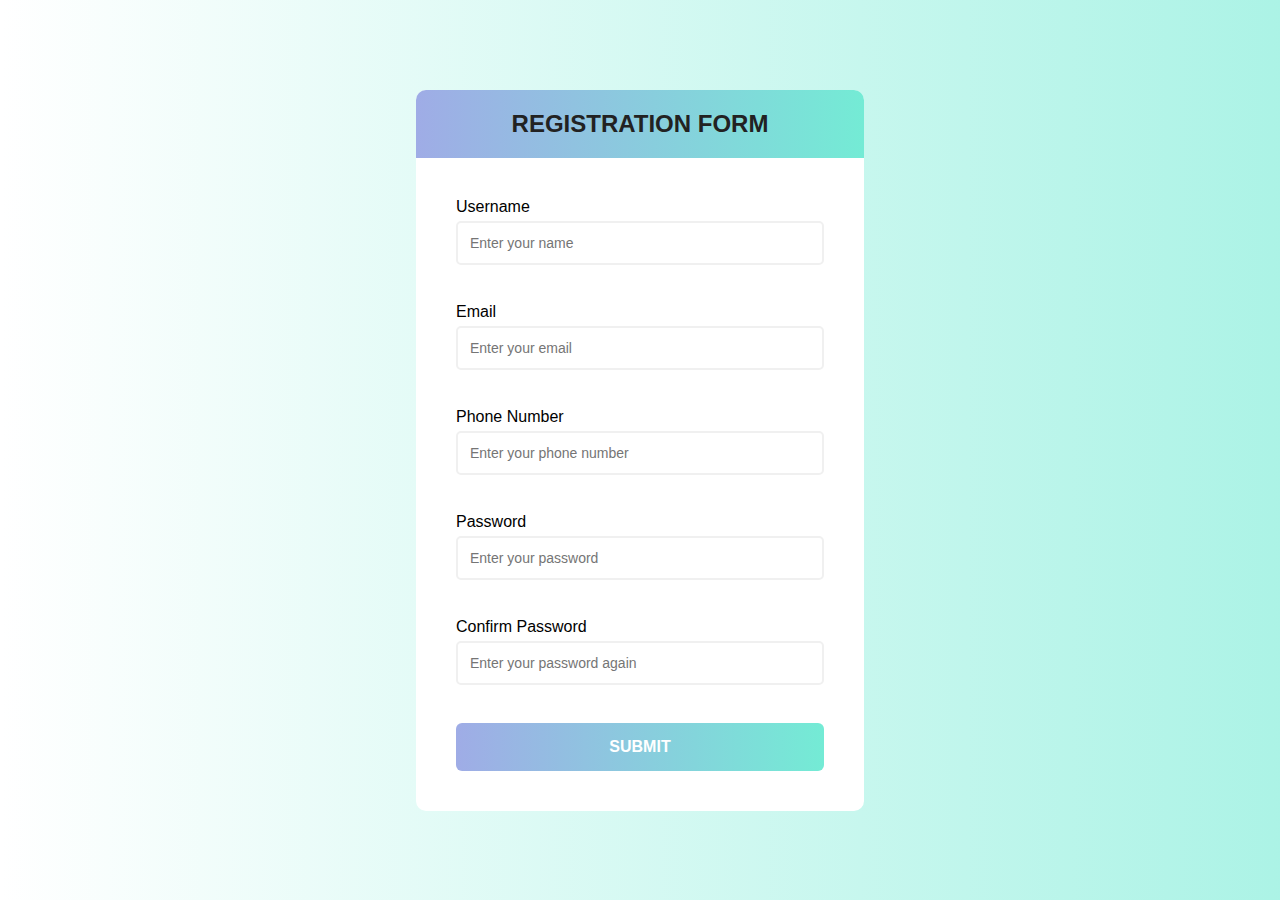
<file: form/index.html>
<!DOCTYPE html>
<html lang="en">
<head>
    <meta charset="UTF-8">
    <meta name="viewport" content="width=device-width, initial-scale=1.0">
    <title>Form Validation</title>
    <link rel="stylesheet" href="https://cdnjs.cloudflare.com/ajax/libs/font-awesome/6.6.0/css/all.min.css">
    <link rel="stylesheet" href="style.css">
</head>
<body>
    <div class="container">
        <div class="header">
            <h2>Registration Form</h2>
        </div>
        <form class="form" id="form">
            <div class="form-control">
                <label>Username</label>
                <input type="text" id="username" placeholder="Enter your name" autocomplete="off">
                <i class="fa-solid fa-circle-check"></i>
                <i class="fa-solid fa-circle-exclamation"></i>
                <small>Error Msg</small>
            </div>
            <div class="form-control">
                <label>Email</label>
                <input type="email" id="email" placeholder="Enter your email" autocomplete="off">
                <i class="fa-solid fa-circle-check"></i>
                <i class="fa-solid fa-circle-exclamation"></i>
                <small>Error Msg</small>
            </div>
            <div class="form-control">
                <label>Phone Number</label>
                <input type="number" id="phone" placeholder="Enter your phone number" autocomplete="off">
                <i class="fa-solid fa-circle-check"></i>
                <i class="fa-solid fa-circle-exclamation"></i>
                <small>Error Msg</small>
            </div>
            <div class="form-control">
                <label>Password</label>
                <input type="password" id="password" placeholder="Enter your password" autocomplete="off">
                <i class="fa-solid fa-circle-check"></i>
                <i class="fa-solid fa-circle-exclamation"></i>
                <small>Error Msg</small>
            </div>
            <div class="form-control">
                <label>Confirm Password</label>
                <input type="password" id="cpassword" placeholder="Enter your password again" autocomplete="off">
                <i class="fa-solid fa-circle-check"></i>
                <i class="fa-solid fa-circle-exclamation"></i>
                <small>Error Msg</small>
            </div>
            <input type="submit" value="submit" class="btn">
        </form>
    </div>
    <script>
        const form = document.getElementById('form');
        const username = document.getElementById('username');
        const email = document.getElementById('email');
        const phone = document.getElementById('phone');
        const password = document.getElementById('password');
        const cpassword = document.getElementById('cpassword');

        form.addEventListener('submit', (e) => {
            e.preventDefault();
            validate();
        });
        const sendData = (rate,count) => {
            if (rate===count) {
                alert('Form submitted successfully');
            } else {
                alert('Form not submitted');
            }};

        const successMsg = () => {
            let message = document.getElementsByClassName('form-control');
            var count = message.length - 1;
            for (let i = 0; i < message.length; i++) {
               if( message[i].className ==="form-control.success"){
                var rate=0+i;
                sendData(rate, count);
               }
               else{
                return false;
               }
               
            }};


        const isEmail= (emailVal) => {
            var atSymbol = emailVal.indexOf("@");
            if (atSymbol < 1) return false;
            var dotSymbol = emailVal.lastIndexOf(".");
            if (dotSymbol <= atSymbol + 2) return false;
            if (dotSymbol === emailVal.length - 1) return false;
            return true;
        }
        const validate = () => {
         const usernameVal =username.value.trim();
        const emailVal = email.value.trim();
        const phoneVal = phone.value.trim();
        const passwordVal = password.value.trim();
        const cpasswordVal = cpassword.value.trim();
         
        if (usernameVal==="") {
            showError(username, 'Username cannot be empty');
        }
        else if(usernameVal.length<=2) {
            showError(username, 'Username min 3 chars required');
        }
        else{
            showSuccess(username);
        }
        
        if (emailVal==="") {
            showError(email, 'Email cannot be empty');
        }
        else if(!isEmail(emailVal)) {
            showError(email, 'Invalid email');
        }
        else{
            showSuccess(email);
        }
        
        if (phoneVal==="") {
            showError(phone, 'Phone number cannot be empty');
        }
        else if(phoneVal.length!=10) {
            showError(phone, 'Phone number min 10 digits required');
        }
        else{
            showSuccess(phone);
        }
        
        if (passwordVal==="") {
            showError(password, 'Password cannot be empty');
        }
        else if(passwordVal.length<=5) {
            showError(password, 'Password min 6 chars required');
        }
        else{
            showSuccess(password);
        }
        
        if (cpasswordVal==="") {
            showError(cpassword, 'Confirm password cannot be empty');
        }
        else if(cpasswordVal!==passwordVal) {
            showError(cpassword, 'Passwords do not match');
        }
        else{
            showSuccess(cpassword);
        }
        successMsg();
    };
    const showError = (input, message) => {
        const formControl = input.parentElement;
        const small = formControl.querySelector('small');
        formControl.className = "form-control error";
        small.innerText = message;
        
    };
    const showSuccess = (input) => {
        const formControl = input.parentElement;
        formControl.className = "form-control success";
    };

    </script>
</body>
</html>
</file>
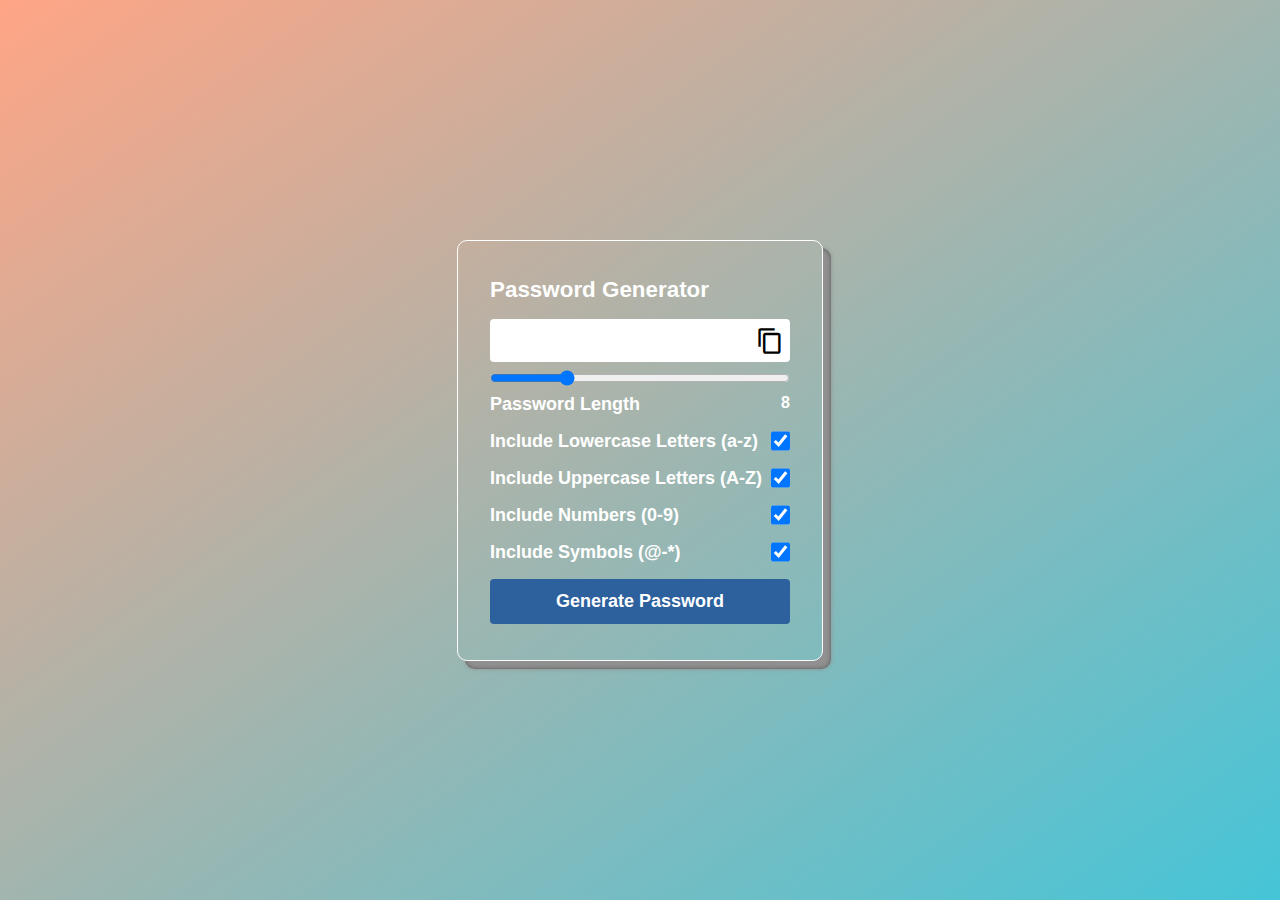
<file: password/index.html>
<!DOCTYPE html>
<html lang="en">
  <head>
    <meta charset="UTF-8" />
    <meta http-equiv="X-UA-Compatible" content="IE=edge" />
    <meta name="viewport" content="width=device-width, initial-scale=1.0" />
    <link rel="stylesheet" href="style.css" />
    <link
      href="https://fonts.googleapis.com/icon?family=Material+Icons"
      rel="stylesheet"
    />

    <title>Password Generator</title>
  </head>
  <body>
    <div class="container">
      <h1>Password Generator</h1>

      <div class="inputBox">
        <input type="text" class="passBox" id="passBox" disabled />
        <span class="material-icons" id="copyIcon">content_copy</span>
      </div>

      <input type="range" min="1" max="30" value="8" id="inputSlider" />

      <div class="row">
        <p>Password Length</p>
        <span id="sliderValue"></span>
      </div>

      <div class="row">
        <label for="lowercase">Include Lowercase Letters (a-z)</label>
        <input type="checkbox" name="lowercase" id="lowercase" checked/>
      </div>

      <div class="row">
        <label for="uppercase">Include Uppercase Letters (A-Z)</label>
        <input type="checkbox" name="uppercase" id="uppercase" checked/>
      </div>

      <div class="row">
        <label for="numbers">Include Numbers (0-9)</label>
        <input type="checkbox" name="numbers" id="numbers" checked/>
      </div>

      <div class="row">
        <label for="symbols">Include Symbols (@-*)</label>
        <input type="checkbox" name="symbols" id="symbols" checked/>
      </div>

      <button type="button" class="genBtn" id="genBtn">
        Generate Password
      </button>
    </div>

    <script src="script.js"></script>
  </body>
</html>
</file>
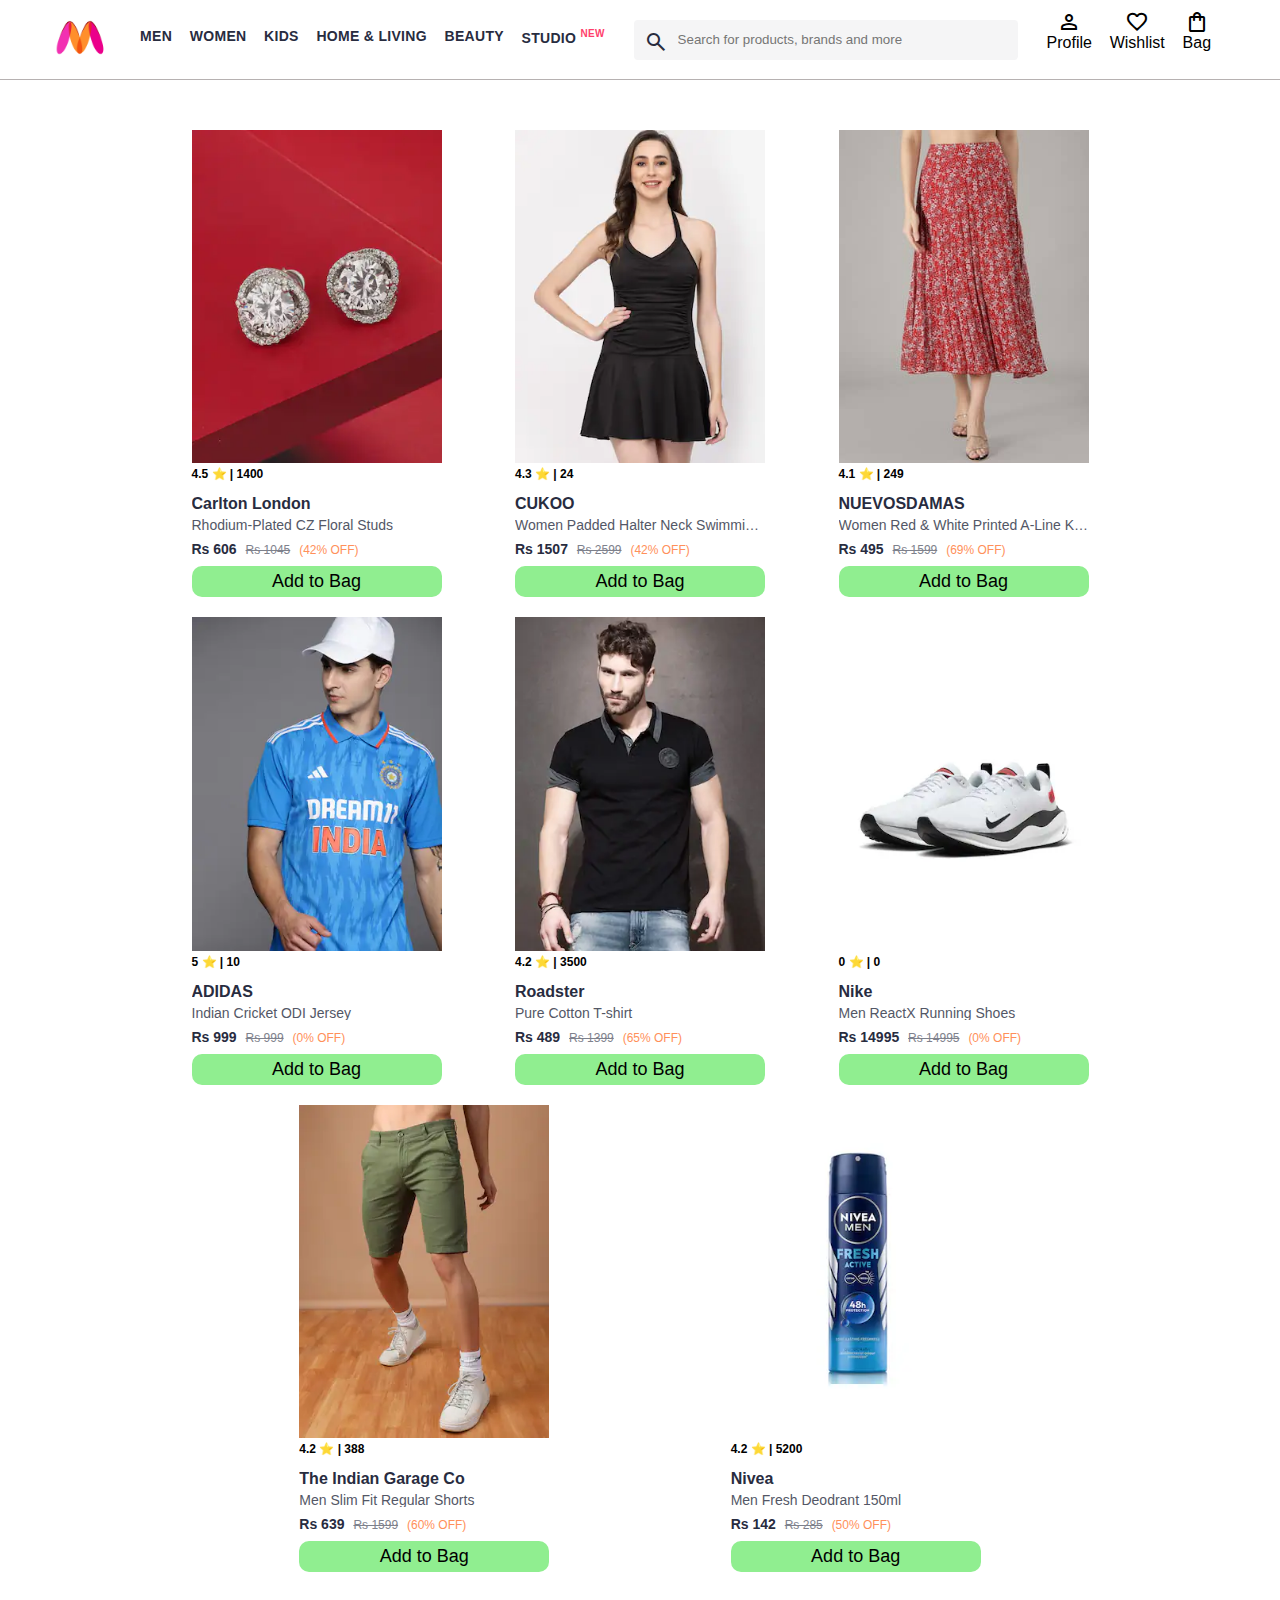
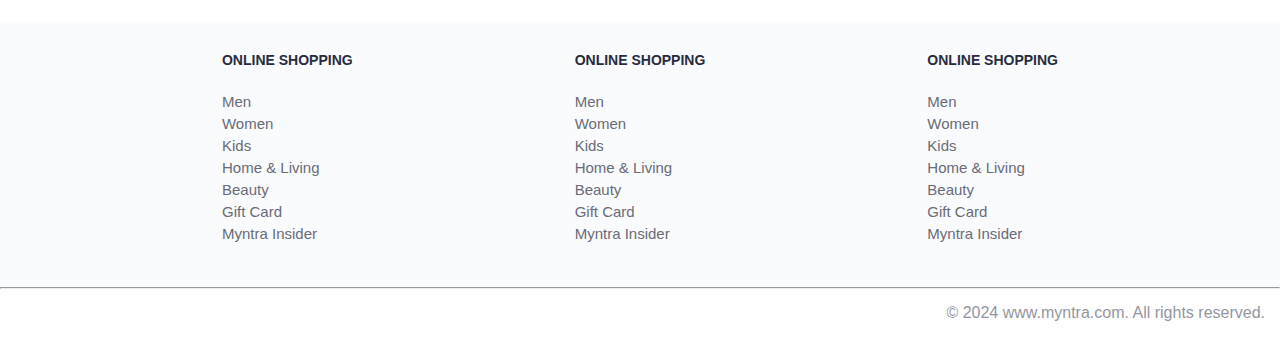
<file: shopping cart/index.html>
<!DOCTYPE html>
<html lang="en">
<head>
    <title>Myntra Functional Clone</title>
    <link rel="stylesheet" href="index.css">
    <link rel="stylesheet" href="https://fonts.googleapis.com/css2?family=Material+Symbols+Outlined:opsz,wght,FILL,GRAD@20..48,100..700,0..1,-50..200" />
</head>
<body>
    <header>
        <div class="logo_container">
            <a href="#"><img class="myntra_home" src="images/myntra_logo.webp" alt="Myntra Home"></a>
        </div>
        <nav class="nav_bar">
            <a href="#">Men</a>
            <a href="#">Women</a>
            <a href="#">Kids</a>
            <a href="#">Home & Living</a>
            <a href="#">Beauty</a>
            <a href="#">Studio <sup>New</sup></a>
        </nav>
        <div class="search_bar">
            <span class="material-symbols-outlined search_icon">search</span>
            <input class="search_input" placeholder="Search for products, brands and more">
        </div>
        <div class="action_bar">
            <div class="action_container">
                <span class="material-symbols-outlined action_icon">person</span>
                <span class="action_name">Profile</span>
            </div>

            <div class="action_container">
                <span class="material-symbols-outlined action_icon">favorite</span>
                <span class="action_name">Wishlist</span>
            </div>

            <a class="action_container" href="bag.html">
                <span class="material-symbols-outlined action_icon">shopping_bag</span>
                <span class="action_name">Bag</span>
                <span class="bag-item-count">0</span>
            </a>
        </div>
    </header>
    <main>
        <div class="items-container">
        </div>
    </main>
    <footer>
        <div class="footer_container">
            <div class="footer_column">
                <h3>ONLINE SHOPPING</h3>

                <a href="#">Men</a>
                <a href="#">Women</a>
                <a href="#">Kids</a>
                <a href="#">Home & Living</a>
                <a href="#">Beauty</a>
                <a href="#">Gift Card</a>
                <a href="#">Myntra Insider</a>
            </div>

            <div class="footer_column">
                <h3>ONLINE SHOPPING</h3>

                <a href="#">Men</a>
                <a href="#">Women</a>
                <a href="#">Kids</a>
                <a href="#">Home & Living</a>
                <a href="#">Beauty</a>
                <a href="#">Gift Card</a>
                <a href="#">Myntra Insider</a>
            </div>

            <div class="footer_column">
                <h3>ONLINE SHOPPING</h3>

                <a href="#">Men</a>
                <a href="#">Women</a>
                <a href="#">Kids</a>
                <a href="#">Home & Living</a>
                <a href="#">Beauty</a>
                <a href="#">Gift Card</a>
                <a href="#">Myntra Insider</a>
            </div>
        </div>
        <hr>

        <div class="copyright">
            © 2024 www.myntra.com. All rights reserved.
        </div>
    </footer>
    <script src="items.js"></script>
    <script src="index.js"></script>
</body>
</html>
</file>
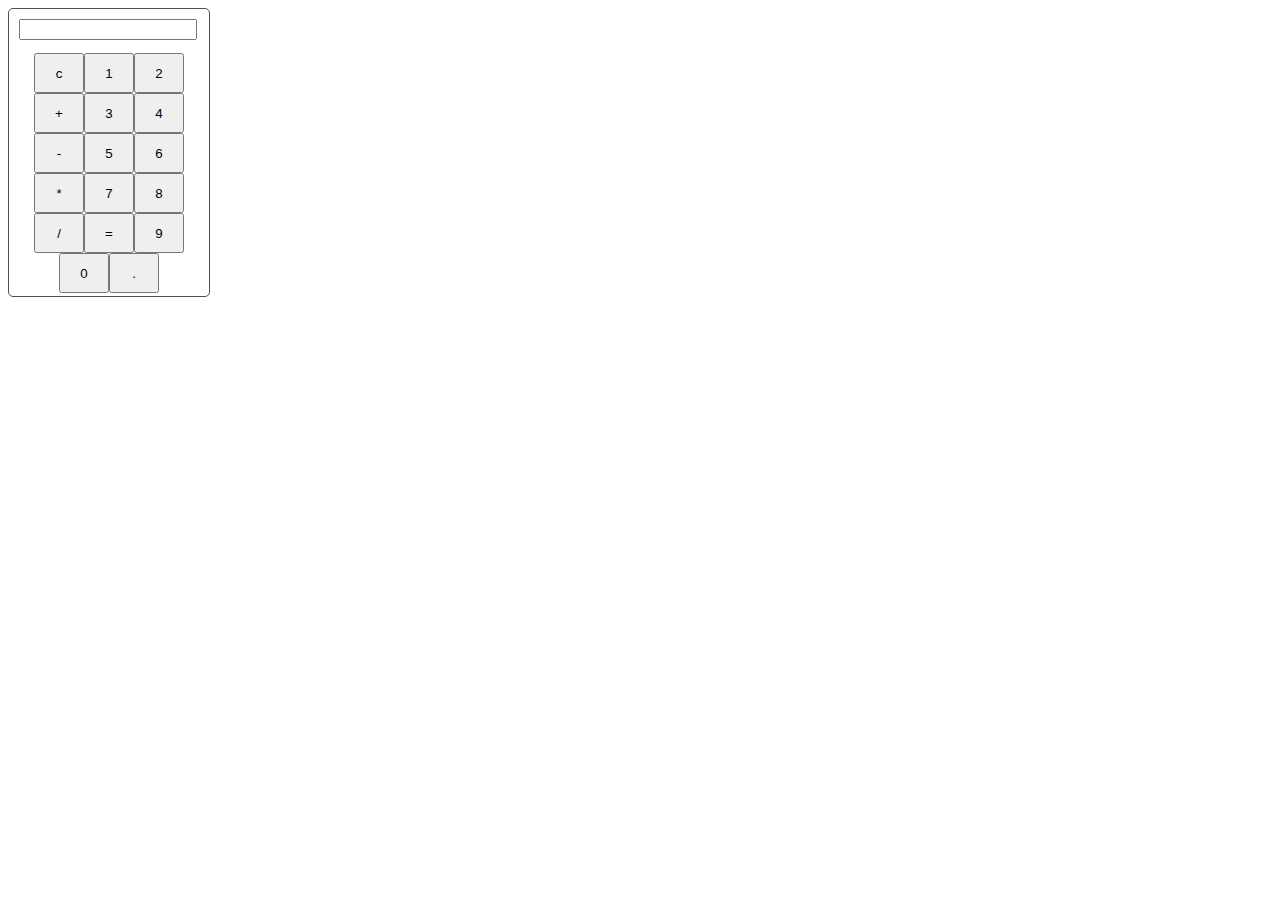
<file: calculator/calculator.html>
<!DOCTYPE html>
<html lang="en">
<head>
    <meta charset="UTF-8">
    <meta name="viewport" content="width=device-width, initial-scale=1.0">
    <title>Document</title>
    <link rel="stylesheet" href="calculator.css">
</head>
<body>
    <div id="calculator">
        <input type="text" id="display" readonly>
        <div class="button">
            <button class="buttonc"onclick=" 
            currentvalue='';
            document.querySelector('#display').value = currentvalue;
            "
            >c</button>
            <button class="buttonc" onclick=" 
            currentvalue=currentvalue + '1';
            document.querySelector('#display').value = currentvalue;
            ">1</button>
            <button class="buttonc"
            onclick=" 
            currentvalue=currentvalue + '2';
            document.querySelector('#display').value = currentvalue;
            ">2</button>
            <button class="buttonc" onclick=" 
            currentvalue=currentvalue + '+';
            document.querySelector('#display').value = currentvalue;
            ">+</button>
            <button class="buttonc" onclick=" 
            currentvalue=currentvalue + '3';
            document.querySelector('#display').value = currentvalue;
            ">3</button>
            <button class="buttonc" onclick=" 
            currentvalue=currentvalue + '4';
            document.querySelector('#display').value = currentvalue;
            ">4</button>
            <button class="buttonc" onclick=" 
            currentvalue=currentvalue + '-';
            document.querySelector('#display').value = currentvalue;
            ">-</button>
            <button class="buttonc" onclick=" 
            currentvalue=currentvalue + '5';
            document.querySelector('#display').value = currentvalue;
            ">5</button>
            <button class="buttonc" onclick=" 
            currentvalue=currentvalue + '6';
            document.querySelector('#display').value = currentvalue;
            ">6</button>
            <button class="buttonc" onclick=" 
            currentvalue=currentvalue + '*';
            document.querySelector('#display').value = currentvalue;
            ">*</button>
            <button class="buttonc" onclick=" 
            currentvalue=currentvalue + '7';
            document.querySelector('#display').value = currentvalue;
            ">7</button>
            <button class="buttonc" onclick=" 
            currentvalue=currentvalue + '8';
            document.querySelector('#display').value = currentvalue;
            ">8</button> 
            <button class="buttonc" onclick=" 
            currentvalue=currentvalue + '/';
            document.querySelector('#display').value = currentvalue;
            ">/</button>
            <button class="buttonc" onclick=" 
            let result = eval(currentvalue);
            currentvalue=result;
            document.querySelector('#display').value = currentvalue;
            ">=</button>
            <button class="buttonc" onclick=" 
            currentvalue=currentvalue + '9';
            document.querySelector('#display').value = currentvalue;
            ">9</button>
            <button class="buttonc" onclick=" 
            currentvalue=currentvalue + '0';
            document.querySelector('#display').value = currentvalue;
            ">0</button>
            <button class="buttonc" onclick=" 
            currentvalue=currentvalue + '.';
            document.querySelector('#display').value = currentvalue;
            ">.</button>
        </div>
    </div>
    <script>
        let currentvalue='';
        document.querySelector('#display').value = currentvalue;
    </script>
</body>
</html>
</file>
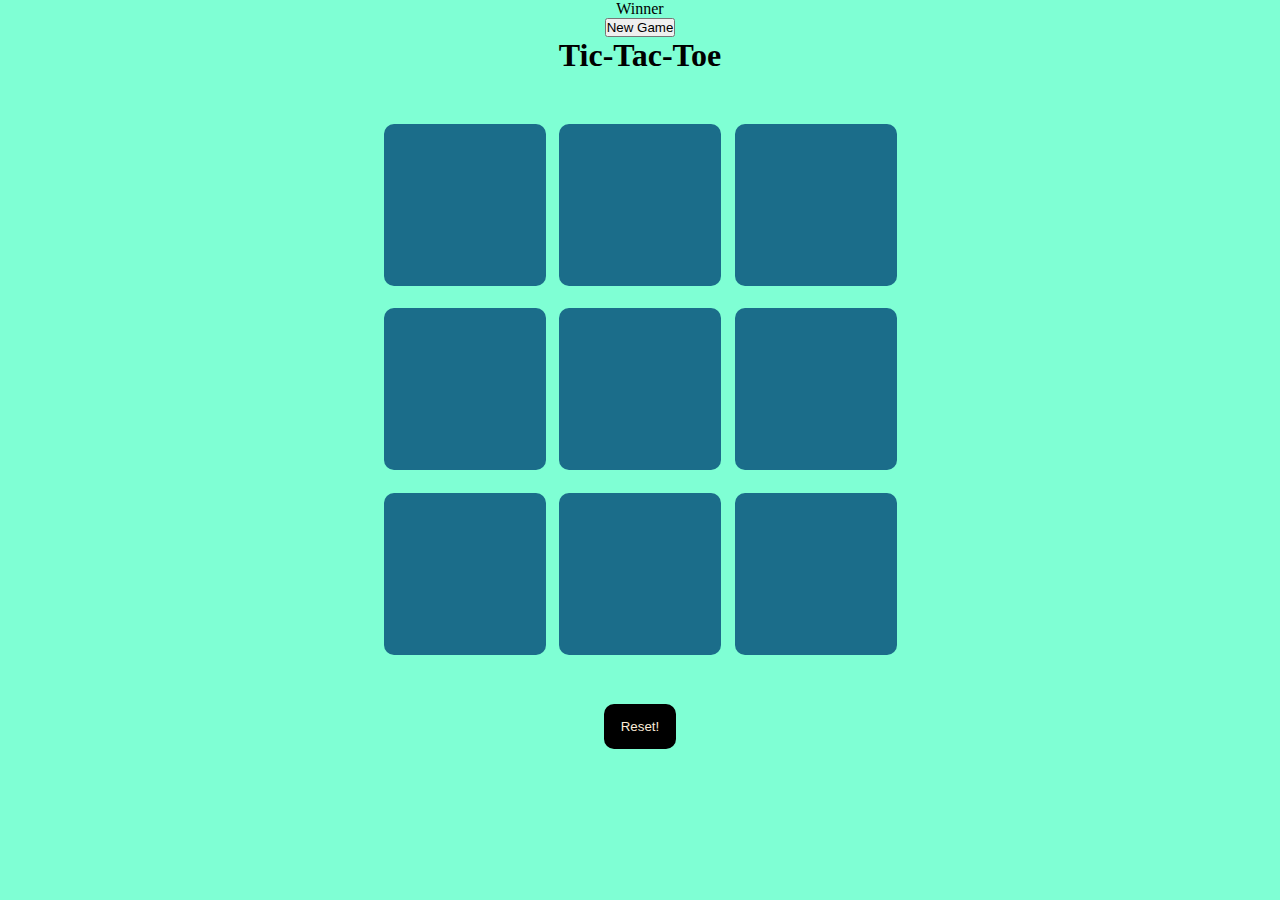
<file: tictactoe/tic.html>
<!DOCTYPE html>
<html lang="en">
<head>
    <meta charset="UTF-8">
    <meta name="viewport" content="width=device-width, initial-scale=1.0">
    <title>Tic-Tac-Toe</title>
    <link rel="stylesheet" href="tic.css">
</head>
<body>
    <div class="msg-container hide">
        <p id="msg">Winner</p>
        <button id="new-btn">New Game</button>
      </div>
    <h1>Tic-Tac-Toe</h1>
    <div class="contain">
    <div class="box">
        <button class="button"></button>
        <button class="button"></button>
        <button class="button"> </button>
        <button class="button"></button>
        <button class="button"></button>
        <button class="button"></button>
        <button class="button"></button>
        <button class="button"></button>
        <button class="button"></button>
    </div>
</div>
<button id="reset">Reset!</button>
<script src="tic.js"></script>
</body>
</html>
</file>
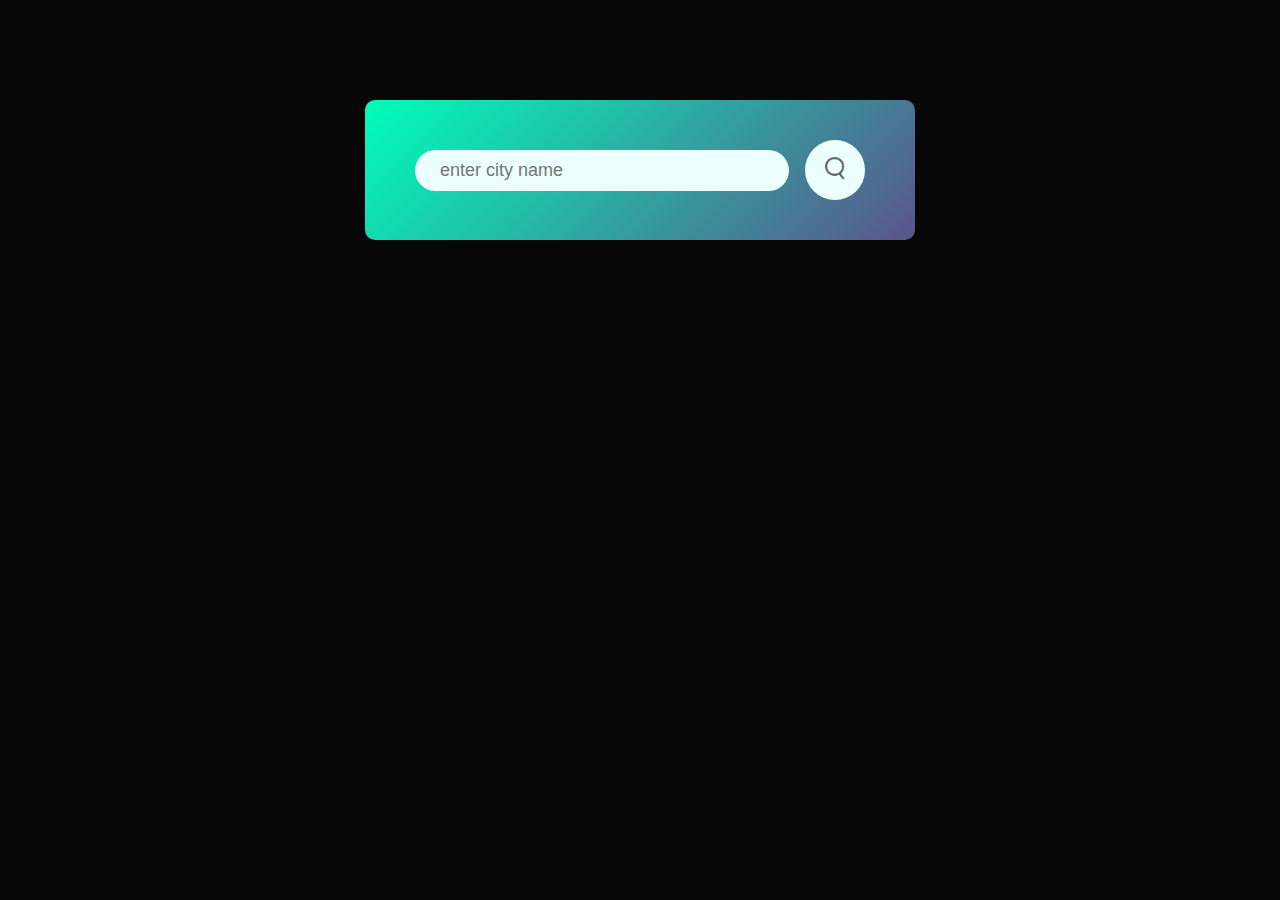
<file: weather/weather.html>
<!DOCTYPE html>
<html lang="en">
<head>
    <meta charset="UTF-8">
    <meta name="viewport" content="width=device-width, initial-scale=1.0">
    <title>Weather App</title>
    <link rel="stylesheet" href="weather.css">
</head>
<body>
    <div class="card">
      <div class="search">
        <input type="text" placeholder="enter city name"
        spellcheck="false">
        <button> <img src="search.png"></button>
      </div>
      <div class="error">
        <p>Invalid City Name</p>
      </div>
      <div class="weather">
        <img src="rain.png" class="weather-icon" >
        <h1 class="temp">28°C</h1>
        <h2 class="city">Kolkata</h2>
        <div class="details">
            <div class="col">
                <img src="humidity.png" >
                <div>
                    <p class="humidity">50%</p>
                    <p>humidity</p>
                </div>
            </div>
            <div class="col">
                <img src="wind.png" >
                <div>
                    <p class="wind">15 kmph</p>
                    <p>Wind speed</p>
                </div>
            </div>
        </div>
      </div>
    </div>





</body>
<script src="script.js" ></script>
</html>
</file>
<file: form/style.css>
*{
    margin: 0;
    padding: 0;
    box-sizing: border-box;
}
:root{
    --lg-lightcolor: linear-gradient(to left,rgba(116,235,213,0.6),rgba(159,172,230,0));
    --lg-color: linear-gradient(to left, #74ebd5, #9face6);
}
body{
    background: var(--lg-lightcolor);
    font-family: Arial, sans-serif;
    display: flex;
    justify-content: center;
    align-items: center;
    min-height: 100vh;
    width: 100vw;
}
.container{
    background-color: white;
    border-radius: 10px;
   overflow: hidden;
   width: calc(100vw - 65vw);
   max-width: 100%;
}
.header{
    background: var(--lg-color);
    padding: 20px;
}
.header h2{
    color: #222;
    font-size: 24px;
    text-transform: uppercase;
    text-align: center;
}
.form{
   padding: 40px; 
}
.form-control{
    margin-bottom: 20px;
    position: relative;
}
.form-control label{
    display: inline-block;
    margin-bottom: 5px;
}
.form-control input{
    width: 100%;
    border: 2px solid #f0f0f0;
    border-radius: 5px;
    display: block;
    font-size: 14px;
    padding: 12px;
}
.form-control input:focus{
    outline: 0;
    border-color: #777;
}

.form-control.error input{
    border-color: red;
}

.form-control.success input{
    border-color: green;
}
.form-control i{
    position: absolute;
    right: 12px;
    top: 38px;
    visibility: hidden;
}
.form-control.success i.fa-circle-check{
    color: green;
    visibility: visible;
}
.form-control.error i.fa-circle-exclamation{
    color:red ;
    visibility: visible;
}

.form-control small{
    visibility: hidden;
    color: red;
    left: 0;
}
.form-control.error small{
    visibility: visible;
}
.form-control.success input{
    border-color: green;
}
.form .btn{
    background: var(--lg-color);
    border-radius: 6px;
    color: white;
    border: none;
    padding: 15px 0;
    outline: none;
    display: block;
    font-size: 16px;
    margin-top: 20px;
    cursor: pointer;
    width: 100%;
    font-weight: bold;
    text-transform: uppercase;
    transition: all 1s ease;
}

.form .btn:hover{
    background: #6397b9;
}
</file>
<file: password/style.css>
*{
    margin: 0;
    padding: 0;
    box-sizing: border-box;
    font-family: sans-serif;
}

body{
    max-width: 100vw;
    min-height: 100vh;
    display: flex;
    justify-content: center;
    align-items: center;
    background: linear-gradient(to right bottom, #ffa585, #45c5d8);
    color: #fff;
    font-weight: 600;
}

.container{
    border: 0.5px solid #fff;
    border-radius: 10px;
    padding: 28px 32px;
    display: flex;
    flex-direction: column;
    background: transparent;
    box-shadow: 8px 8px 4px #909090, 8px 8px 0px #575757;
}

.container h1{
    font-size: 1.4rem;
    margin-block: 8px;
}
.inputBox{
    position: relative;
}

.inputBox span{
    position: absolute;
    top: 16px;
    right: 6px;
    color: #000;
    font-size: 28px;
    cursor: pointer;
    z-index: 2;
}
.passBox{
    background-color: #fff;
    border: none;
    outline: none;
    padding: 10px;
    width: 300px;
    border-radius: 4px;
    font-size: 20px;
    margin-block: 8px;
    text-overflow: ellipsis;
}

.row{
    display: flex;
    margin-block: 8px;
}

.row p, .row label{
    flex-basis: 100%;
    font-size: 18px;
}

.row input[type="checkbox"]{
    width: 20px;
    height: 20px;
}

.genBtn{
    border: none;
    outline: none;
    background-color: #2c619e;
    padding: 12px 24px;
    color: #fff;
    font-size: 18px;
    margin-block: 8px;
    font-weight: 700;
    cursor: pointer;
    border-radius: 4px;
}

.genBtn:hover{
    background-color: #0066ff;
}
</file>
<file: shopping cart/index.css>
/***************** Item Page CSS **************************/
/*.action_container {
    text-decoration: none;
}
a.action_container:link {
    color:black;
}
.item-details {
    cursor: pointer;
    width: 250px;
    margin: 10px;
}
.stars {
    font-size: 12px;
    font-weight: 700;
    text-align: left;
}
.company {
    font-size: 18px;
    font-weight: 700;
    line-height: 1;
    color: #282c3f;
    margin-bottom: 6px;
    overflow: hidden;
    text-overflow: ellipsis;
    white-space: nowrap;
    margin-top: 20px;
}
.item-name {
    color: #535766;
    font-size: 16px;
    line-height: 1;
    margin-bottom: 0;
    margin-top: 0;
    overflow: hidden;
    text-overflow: ellipsis;
    white-space: nowrap;
    font-weight: 400;
    display: block;
}
.price-container {
    margin-top: 10px;
}
.current-price {
    font-size: 14px;
    font-weight: 700;
    color: #282c3f;
}
.original-price {
    text-decoration: line-through;
    color: #7e818c;
    font-weight: 400;
    margin-left: 5px;
    font-size: 12px;
}
.discount-percentage {
    color: #ff905a;
    font-weight: 400;
    font-size: 12px;
    margin-left: 5px;
}
.btn-bag {
    background-color: lightgreen;
    border: none;
    padding: 5px 15px;
    border-radius: 10px;
    width: 100%;
    margin-top: 7px;
    font-size: 20px;
    cursor: pointer;
}
.bag-items {
    background-color: #f16565;
    white-space: nowrap;
    text-align: center;
    line-height: 18px;
    padding: 0 6px;
    height: 18px;
    position: relative;
    border-radius: 50%;
    font-size: 12px;
    color: #fff;
    left: 13px;
    top: -44px;
    font-weight: 700;
    cursor: pointer;
}*/

* {
    margin: 0;
    padding: 0;
    font-family: Assistant,-apple-system,BlinkMacSystemFont,Segoe UI,Roboto,Helvetica,Arial,sans-serif;
    box-sizing: border-box;
}
header {
    display: flex;
    background-color: #ffffff;
    height: 80px;
    justify-content: space-between;
    align-items: center;
    border-bottom: 1px solid #b6b1b1;
}
.myntra_home {
    height: 45px;
}
.logo_container {
    margin-left: 4%;
}
.action_bar {
    margin-right: 4%;
}
.nav_bar {
    display: flex;
    min-width: 500px;
    justify-content: space-evenly;
}
.nav_bar a {
    font-size: 14px;
    letter-spacing: .3px;
    color: #282c3f;
    font-weight: 700;
    text-transform: uppercase;
    text-decoration: none;
    padding: 28px 0;
    border-bottom: 5px solid #ffffff;
}
.nav_bar a:hover {
    border-bottom: 4px solid #f54e77;
}

.nav_bar a sup {
    color: #ff3f6c;
    font-size: 10px;
}

.search_bar {
    height: 40px;
    min-width: 200px;
    width: 30%;
    display: flex;
    align-items: center;
}
.search_icon {
    box-sizing: content-box;
    height: 20px;
    padding: 10px;

    background-color: #f5f5f6;
    color: #282c3f;
    font-weight: 300;
    border-radius: 4px 0 0 4px;
}
.search_input {
    color: #696e79;
    background-color: #f5f5f6;
    flex-grow: 1;
    height: 40px;
    border: 0;
    border-radius: 0 4px 4px 0;
}

.action_bar {
    display: flex;
    min-width: 200px;
    justify-content: space-evenly;
}

.action_container {
    display: flex;
    flex-direction: column;
    align-items: center;
}

/* Main section */
.banner_container {
    margin: 40px 0;
}
.banner_image {
    width: 100%;
}

.category_heading {
    text-transform: uppercase;
    color: #3e4152;
    letter-spacing: .15em;
    font-size: 1.8em;
    margin: 50px 0 10px 30px;
    max-height: 5em;
    font-weight: 700;
}

.category-items, .items-container {
    width: 80%;
    margin: 50px 10%;
    display: flex;
    flex-wrap: wrap;
    justify-content: space-evenly;
}

.sale_item {
    width: 250px;
}

.footer_container {
    padding: 30px 0px 40px 0px;
    background: #FAFBFC;
    display: flex;
    justify-content: space-evenly;
}

.footer_column {
    display: flex;
    flex-direction: column;
}

.footer_column h3 {
    color: #282c3f;
    font-size: 14px;
    margin-bottom: 25px;
}

.footer_column a {
    color: #696b79;
    font-size: 15px;
    text-decoration: none;
    padding-bottom: 5px;
}

.copyright {
    color: #94969f;
    text-align: end;
    padding: 15px;
}

.items-container {
    width: 80%;
    margin: 40px 10%;
}
.item-container {
    width: 250px;
    margin: 10px;
}
.item-image {
    width: 100%;
}
.rating {
    font-size: 12px;
    font-weight: 700;
}
.company-name {
    margin-top: 15px;
    font-size: 16px;
    font-weight: 700;
    line-height: 1;
    color: #282c3f;
    margin-bottom: 6px;
    overflow: hidden;
    text-overflow: ellipsis;
    white-space: nowrap;
}
.item-name {
    color: #535766;
    font-size: 14px;
    line-height: 1;
    margin-bottom: 0;
    margin-top: 0;
    overflow: hidden;
    text-overflow: ellipsis;
    white-space: nowrap;
    font-weight: 400;
    display: block;
}
.price {
    margin-top: 10px;
    font-size: 14px;
    line-height: 15px;
    color: #282c3f;
    white-space: nowrap;
}
.current-price {
    font-size: 14px;
    font-weight: 700;
    color: #282c3f;
}
.original-price {
    text-decoration: line-through;
    color: #7e818c;
    font-weight: 400;
    margin-left: 5px;
    font-size: 12px;
}
.discount {
    color: #ff905a;
    font-weight: 400;
    font-size: 12px;
    margin-left: 5px;
}
.btn-add-bag {
    margin-top: 8px;
    font-size: 18px;
    width: 100%;
    background-color: lightgreen;
    border: none;
    padding: 5px 15px;
    border-radius: 10px;
    cursor: pointer;
}
.bag-item-count {
    background-color: #f16565;
    white-space: nowrap;
    text-align: center;
    line-height: 18px;
    padding: 0 6px;
    height: 18px;
    position: relative;
    border-radius: 50%;
    font-size: 12px;
    color: #fff;
    left: 13px;
    top: -44px;
    font-weight: 700;
    cursor: pointer;
}
.action_container {
    text-decoration: none;
}
a.action_container:link {
    color:black;
}
</file>
<file: calculator/calculator.css>
#calculator{
    border: 1px solid rgb(83, 79, 79);
    border-radius: 5px;
    width: 200px;
}
#display{
    margin: 10px;
    width: 85%;
    justify-content: center;
}
.buttonc{
    width: 50px;
    height: 40px; 
}
.button{
    display: flex;
    justify-content: center;
    margin: 3px;
    flex-wrap: wrap;
}
</file>
<file: tictactoe/tic.css>
*{
    margin: 0;
    padding: 0;
}
body{
background-color: aquamarine;
text-align: center;
}
.contain{
    height: 70vh;
    display: flex;
    justify-content: center;
    align-items: center;
}
.box{
    height: 60vmin;
    width: 60vmin;
    display: flex;
    justify-content: center;
    align-items: center;
    flex-wrap: wrap;
    gap: 1.5vmin;
    
}
.button{
    height: 18vmin;
    width: 18vmin;
    border-radius: 10px;
    border: none;
    background-color: rgb(27, 109, 138);
    font-size: 8vmin;
    color: antiquewhite;
}
#reset{
    height: 5vmin;
    width: 8vmin;
    border-radius: 10px;
    border: none;
    color: antiquewhite;
    background-color: black;
}
</file>
<file: weather/weather.css>
*{
    margin: 0;
    padding: 0;
}
body{
    background-color: #070708;
    font-family: Arial, sans-serif;
}
.card{
    max-width: 450px;
    width: 90%;
    background:linear-gradient(135deg, #00feba,#5b548a);
    margin: 100px auto 0;
    padding: 40px 50px;
    border-radius: 10px;
   text-align: center;
}
.search{
    width: 100%;
    display: flex;
    align-items: center;
    justify-content: space-between;
}
.search input{
    border: 0;
    outline: 0;
    background: #ebfffc;
    color: #555;
    padding: 10px 25px;
    border-radius: 30px;
    flex: 1;
    margin-right: 16px;
    font-size: 18px;
}
.search button{
    border: 0;
    outline: 0;
    background: #ebfffc;
    border-radius: 50%;
    width: 60px;
    height: 60px;
    cursor: pointer;
}

.search button img{
    width: 20px;
    
}
.weather_icon{
    width: 170px;
    margin-top: 30px;
}
.weather h1{
    font-size: 80px;
    font-weight: 500;
}
.weather h2{
    font-size:45px;
    font-weight: 400;
    margin-top: -10px;
}
.details{
    display: flex;
    justify-content: space-between;
    margin-top: 40px;
    align-items: center;
    padding: 0 20px;
}
.col{
    display: flex;
    align-items: center;
    text-align: left;
}
.col img{
    width: 40px;
    margin-right: 10px;
}
.humidity, .wind{
    font-size: 28px;
    margin-top: -6px;
}
.weather{
    display: none;
}
.error{
    text-align: left;
    margin-left: 0px;
    font-size: 10px;
    margin-top: 10px;
    display: none;
}
</file>
